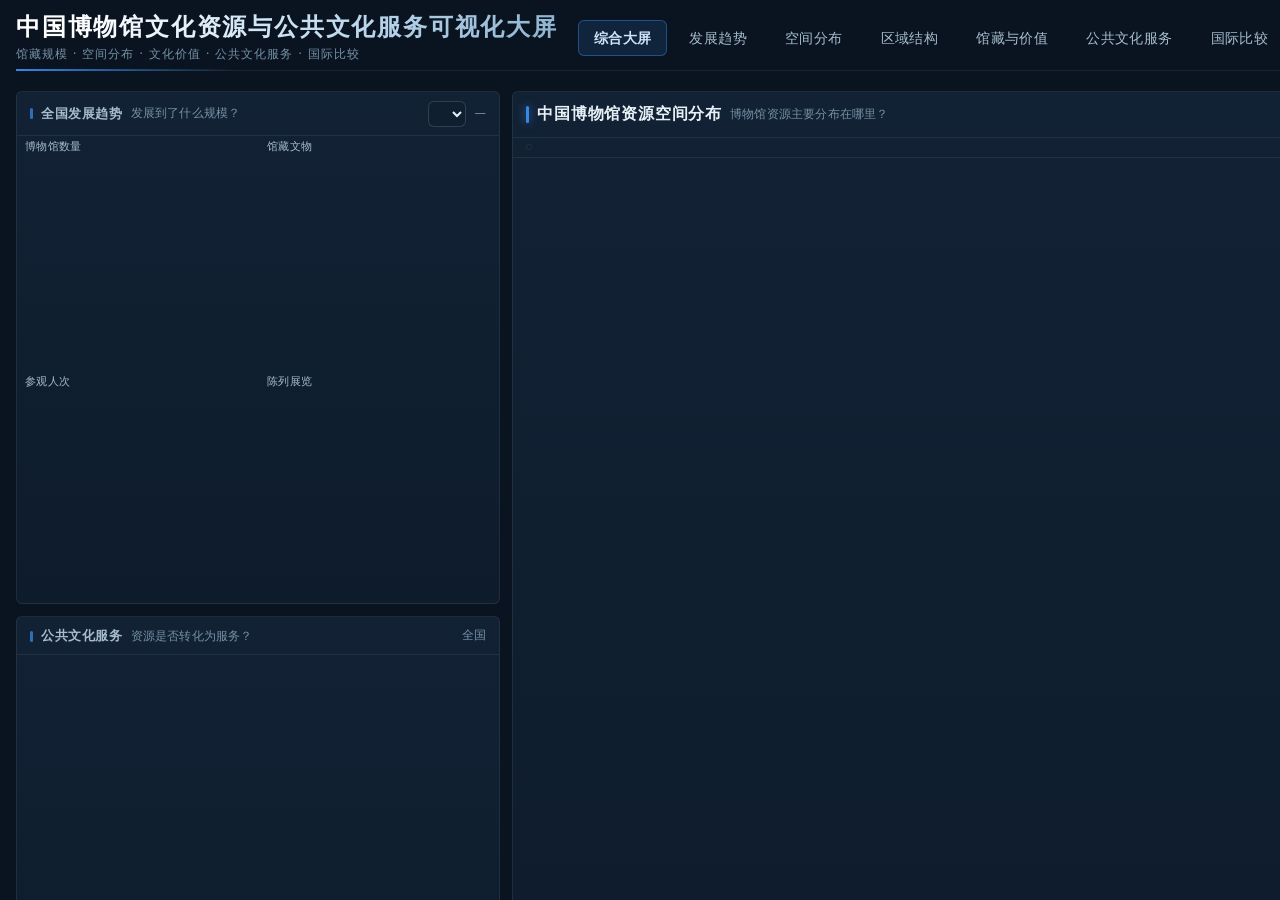
<file: index.html>
<!DOCTYPE html>
<html lang="zh-CN">
<head>
<meta charset="UTF-8">
<meta name="viewport" content="width=device-width, initial-scale=1.0">
<meta http-equiv="refresh" content="0; url=web/index.html">
<title>中国博物馆文化资源与公共文化服务的多维可视化分析</title>
<!--
  本文件仅为 GitHub Pages 而存在：
  Pages 只能发布仓库根目录，而可视化站点位于 web/，
  因此这里做一次跳转。本地直接双击 web/index.html 即可，无需本文件。
-->
<style>
  body { margin: 0; min-height: 100vh; display: flex; align-items: center; justify-content: center;
         background: #0f1620; color: #d8e0ea; font-family: system-ui, "Microsoft YaHei", sans-serif; }
  a { color: #5fb3d4; }
</style>
</head>
<body>
<p>正在跳转至可视化大屏……如果没有自动跳转，请点击 <a href="web/index.html">这里</a>。</p>
</body>
</html>
</file>
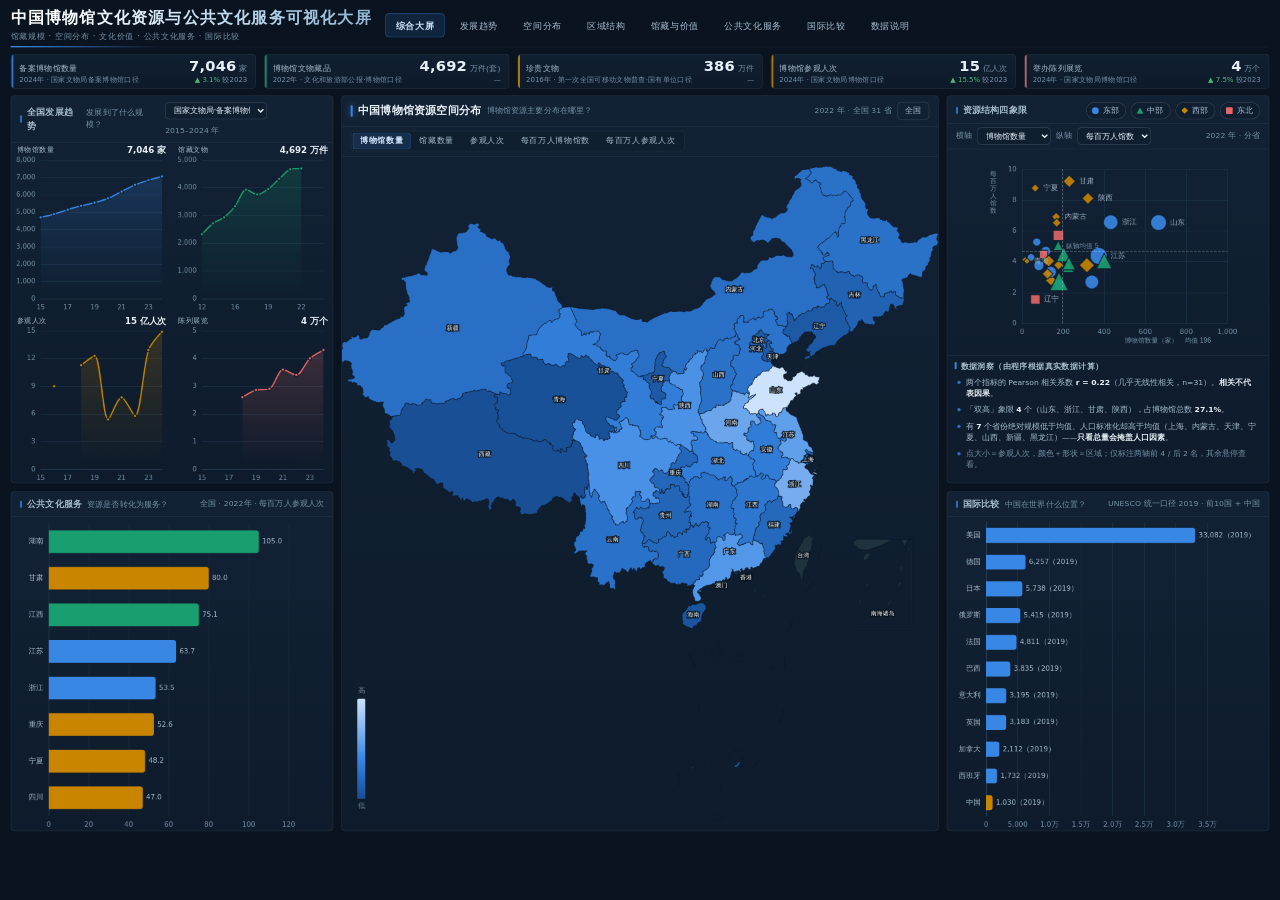
<file: web/index.html>
<!DOCTYPE html>
<html lang="zh-CN">
<head>
<meta charset="UTF-8">
<meta name="viewport" content="width=device-width, initial-scale=1.0">
<title>中国博物馆文化资源与公共文化服务可视化大屏</title>
<link rel="stylesheet" href="css/theme.css">
<style>
  /* ==========================================================================
     首页布局：三栏结构
     --------------------------------------------------------------------------
     为什么用三栏而不是「上下两行」？
       中国地图的包围盒宽高比约为 0.92（近乎正方）。ECharts 的 map 系列会把
       地图拉伸填满给定的矩形，若把它塞进 1222×274 这样的扁长容器，地图会被
       压变形，两侧还会留出大片空白。
       三栏结构让地图拿到一块近乎正方的区域（约 781×849），既不变形、
       也真正成为面积最大的第一主视觉；左右两栏的图表也各自获得合理的长宽比。
     ========================================================================== */
  #stage { display: flex; flex-direction: column; }

  .main-grid {
    flex: 1 1 auto;
    min-height: 0;
    display: grid;
    /* 一主多辅：中间是主视觉（地图），面积约占 48%；左右两栏是辅助信息。
       原来的 1fr / 1.42fr / 1fr 让地图只比两侧宽四成，六个面板视觉权重接近，
       读者第一眼不知道该看哪里。放大到 1.85fr 后主次立刻分明。 */
    grid-template-columns: 1fr 1.85fr 1fr;
    /* 右栏上（四象限）比下（国际比较）略高一些：散点比条形图更吃纵向空间 */
    grid-template-rows: 1.14fr 1fr;
    gap: var(--gap);
  }
  #panel-trend    { grid-column: 1; grid-row: 1; }
  #panel-service  { grid-column: 1; grid-row: 2; }
  #panel-map      { grid-column: 2; grid-row: 1 / 3; }   /* 地图跨两行 = 第一主视觉 */
  #panel-quadrant { grid-column: 3; grid-row: 1; }
  #panel-intl     { grid-column: 3; grid-row: 2; }

  /* 发展趋势：2×2 小型趋势图 */
  .spark-grid {
    display: grid;
    grid-template-columns: 1fr 1fr;
    grid-template-rows: 1fr 1fr;
    gap: 2px;
    height: 100%;
  }
  .spark { position: relative; min-width: 0; min-height: 0; }
  .spark .spark-cap {
    position: absolute; left: 8px; top: 3px; z-index: 2;
    font-size: 11px; color: var(--ink-secondary); letter-spacing: .3px;
    pointer-events: none;
  }
  .spark .spark-val {
    position: absolute; right: 8px; top: 2px; z-index: 2;
    font-family: var(--font-num); font-size: 13px; font-weight: 700;
    color: var(--ink-primary); font-variant-numeric: tabular-nums;
    pointer-events: none;
  }

  /* 四象限：图 + 洞察 上下排（面板变窄后左右排会挤） */
  .quad-split {
    display: grid;
    grid-template-rows: 1.62fr 1fr;   /* 散点 : 洞察栏 —— 两个区域都随屏幕高度弹性伸缩 */
    height: 100%;
    min-height: 0;
  }
  .quad-side {
    border-top: var(--hairline) solid var(--border);
    padding: 6px 11px 5px;
    overflow-y: auto;            /* 屏幕矮、条目多时滚动，不再溢出压住图表 */
    min-height: 0;
  }
  .quad-side .legend-chips { margin-bottom: 6px; }
  .quad-side h4 {
    margin: 0 0 5px; font-size: 12px; color: var(--ink-secondary);
    letter-spacing: .6px; font-weight: 600;
    display: flex; align-items: center; gap: 6px;
  }
  .quad-side h4::before {
    content: ""; width: 3px; height: 11px; border-radius: 2px; background: var(--accent);
  }
  .quad-side .insight-item { font-size: 11.5px; line-height: 1.5; }

  /* 空状态 */
  .nodata-hint {
    display: grid; place-items: center; height: 100%;
    color: var(--ink-muted); font-size: 12.5px; text-align: center; line-height: 1.9;
  }
</style>
</head>
<body>

<div id="stage-wrap">
  <div id="stage">

    <!-- ============================ 页头 ============================ -->
    <header class="app-header">
      <div class="title-block">
        <h1 class="app-title">中国博物馆文化资源与公共文化服务可视化大屏</h1>
        <p class="app-subtitle">馆藏规模 · 空间分布 · 文化价值 · 公共文化服务 · 国际比较</p>
      </div>

      <nav class="main-nav">
        <span class="nav-link active">综合大屏</span>
        <a class="nav-link" href="pages/trend.html">发展趋势</a>
        <a class="nav-link" href="pages/space.html">空间分布</a>
        <a class="nav-link" href="pages/region.html">区域结构</a>
        <a class="nav-link" href="pages/collection.html">馆藏与价值</a>
        <a class="nav-link" href="pages/service.html">公共文化服务</a>
        <a class="nav-link" href="pages/international.html">国际比较</a>
        <a class="nav-link" href="pages/data.html">数据说明</a>
      </nav>

      <!-- 页头不再放「数据年份 / 当前范围」角标：
           本大屏各面板用的年份并不相同（KPI 是 2024、地图与四象限是 2022、
           国际比较是 2019），在页头挂一个全局年份会直接误导。
           改为每个面板在自己的标题栏里标注口径与年份，就近阅读。 -->
    </header>

    <!-- ============================ KPI ============================ -->
    <section class="kpi-row" id="kpi-row"></section>

    <!-- ============================ 主网格（三栏） ============================ -->
    <div class="main-grid">

      <!-- ---------- 左栏上：全国发展趋势 ---------- -->
      <section class="panel" id="panel-trend">
        <div class="panel-head">
          <h3 class="panel-title">全国发展趋势
            <span class="panel-question">发展到了什么规模？</span>
          </h3>
          <div class="controls">
            <select class="control-select" id="trend-caliber"></select>
            <!-- 趋势图用的年份跨度与其他面板不同，就近标注 -->
            <span class="note" id="trend-span">—</span>
          </div>
        </div>
        <div class="panel-body flush">
          <div class="spark-grid">
            <div class="spark"><span class="spark-cap">博物馆数量</span><span class="spark-val" id="sp-museum"></span><div id="chart-sp-museum" class="chart"></div></div>
            <div class="spark"><span class="spark-cap">馆藏文物</span><span class="spark-val" id="sp-collection"></span><div id="chart-sp-collection" class="chart"></div></div>
            <div class="spark"><span class="spark-cap">参观人次</span><span class="spark-val" id="sp-visitors"></span><div id="chart-sp-visitors" class="chart"></div></div>
            <div class="spark"><span class="spark-cap">陈列展览</span><span class="spark-val" id="sp-exhibition"></span><div id="chart-sp-exhibition" class="chart"></div></div>
          </div>
        </div>
      </section>

      <!-- ---------- 左栏下：公共文化服务 ---------- -->
      <section class="panel" id="panel-service">
        <div class="panel-head">
          <h3 class="panel-title">公共文化服务
            <span class="panel-question">资源是否转化为服务？</span>
          </h3>
          <div class="controls"><span class="note" id="service-scope">全国</span></div>
        </div>
        <div class="panel-body flush"><div id="chart-service" class="chart"></div></div>
      </section>

      <!-- ---------- 中栏：中国地图（第一主视觉） ---------- -->
      <section class="panel primary" id="panel-map">
        <div class="panel-head">
          <h3 class="panel-title">中国博物馆资源空间分布
            <span class="panel-question" id="map-question">博物馆资源主要分布在哪里？</span>
          </h3>
          <div class="controls">
            <!-- 选中范围只属于这张地图：点击省份只在图上高亮并显示该省数值，
                 不会改变其他面板。原先挂在页头的全局角标会让人误以为整屏都切了范围。 -->
            <span class="note" id="map-scope">—</span>
            <button class="ghost-btn" id="btn-reset-province" title="回到全国视图">全国</button>
          </div>
        </div>
        <div class="panel-head" style="border-bottom:1px solid var(--border);padding-top:6px;padding-bottom:7px">
          <div class="tabs" id="map-metric-tabs" style="flex-wrap:wrap"></div>
        </div>
        <div class="panel-body flush"><div id="chart-map" class="chart"></div></div>
      </section>

      <!-- ---------- 右栏上：核心四象限 ---------- -->
      <section class="panel" id="panel-quadrant">
        <!-- 两行表头分工：第一行放标题 + 区域筛选，第二行放 X/Y 指标选择。
             这样在窄面板里两者都不会把标题挤到换行。 -->
        <div class="panel-head" style="padding-bottom:6px">
          <h3 class="panel-title">资源结构四象限</h3>
          <div class="legend-chips" id="quad-region-chips"></div>
        </div>
        <div class="panel-head" style="padding-top:5px;padding-bottom:6px">
          <div class="controls" style="width:100%">
            <span class="note">横轴</span>
            <select class="control-select" id="quad-x"></select>
            <span class="note">纵轴</span>
            <select class="control-select" id="quad-y"></select>
            <span class="note" id="quad-year" style="margin-left:auto"></span>
          </div>
        </div>
        <div class="panel-body flush">
          <div class="quad-split">
            <div id="chart-quadrant" class="chart"></div>
            <aside class="quad-side">
              <h4>数据洞察（由程序根据真实数据计算）</h4>
              <div class="insight" id="quad-insight"></div>
            </aside>
          </div>
        </div>
      </section>

      <!-- ---------- 右栏下：国际比较 ---------- -->
      <section class="panel" id="panel-intl">
        <div class="panel-head">
          <h3 class="panel-title">国际比较
            <span class="panel-question">中国在世界什么位置？</span>
          </h3>
          <div class="controls"><span class="note" id="intl-note"></span></div>
        </div>
        <div class="panel-body flush"><div id="chart-intl" class="chart"></div></div>
      </section>

    </div><!-- /.main-grid -->
  </div><!-- /#stage -->
</div><!-- /#stage-wrap -->

<!-- ============================ 脚本 ============================ -->
<!-- 数据由 scripts/build_web_data.py 从 data/processed/ 生成，供 file:// 直接加载 -->
<script src="assets/echarts.min.js"></script>
<script src="assets/geo/china.js"></script>
<script src="data/museum-data.js"></script>
<script src="js/core.js"></script>
<script src="js/home.js"></script>

</body>
</html>
</file>
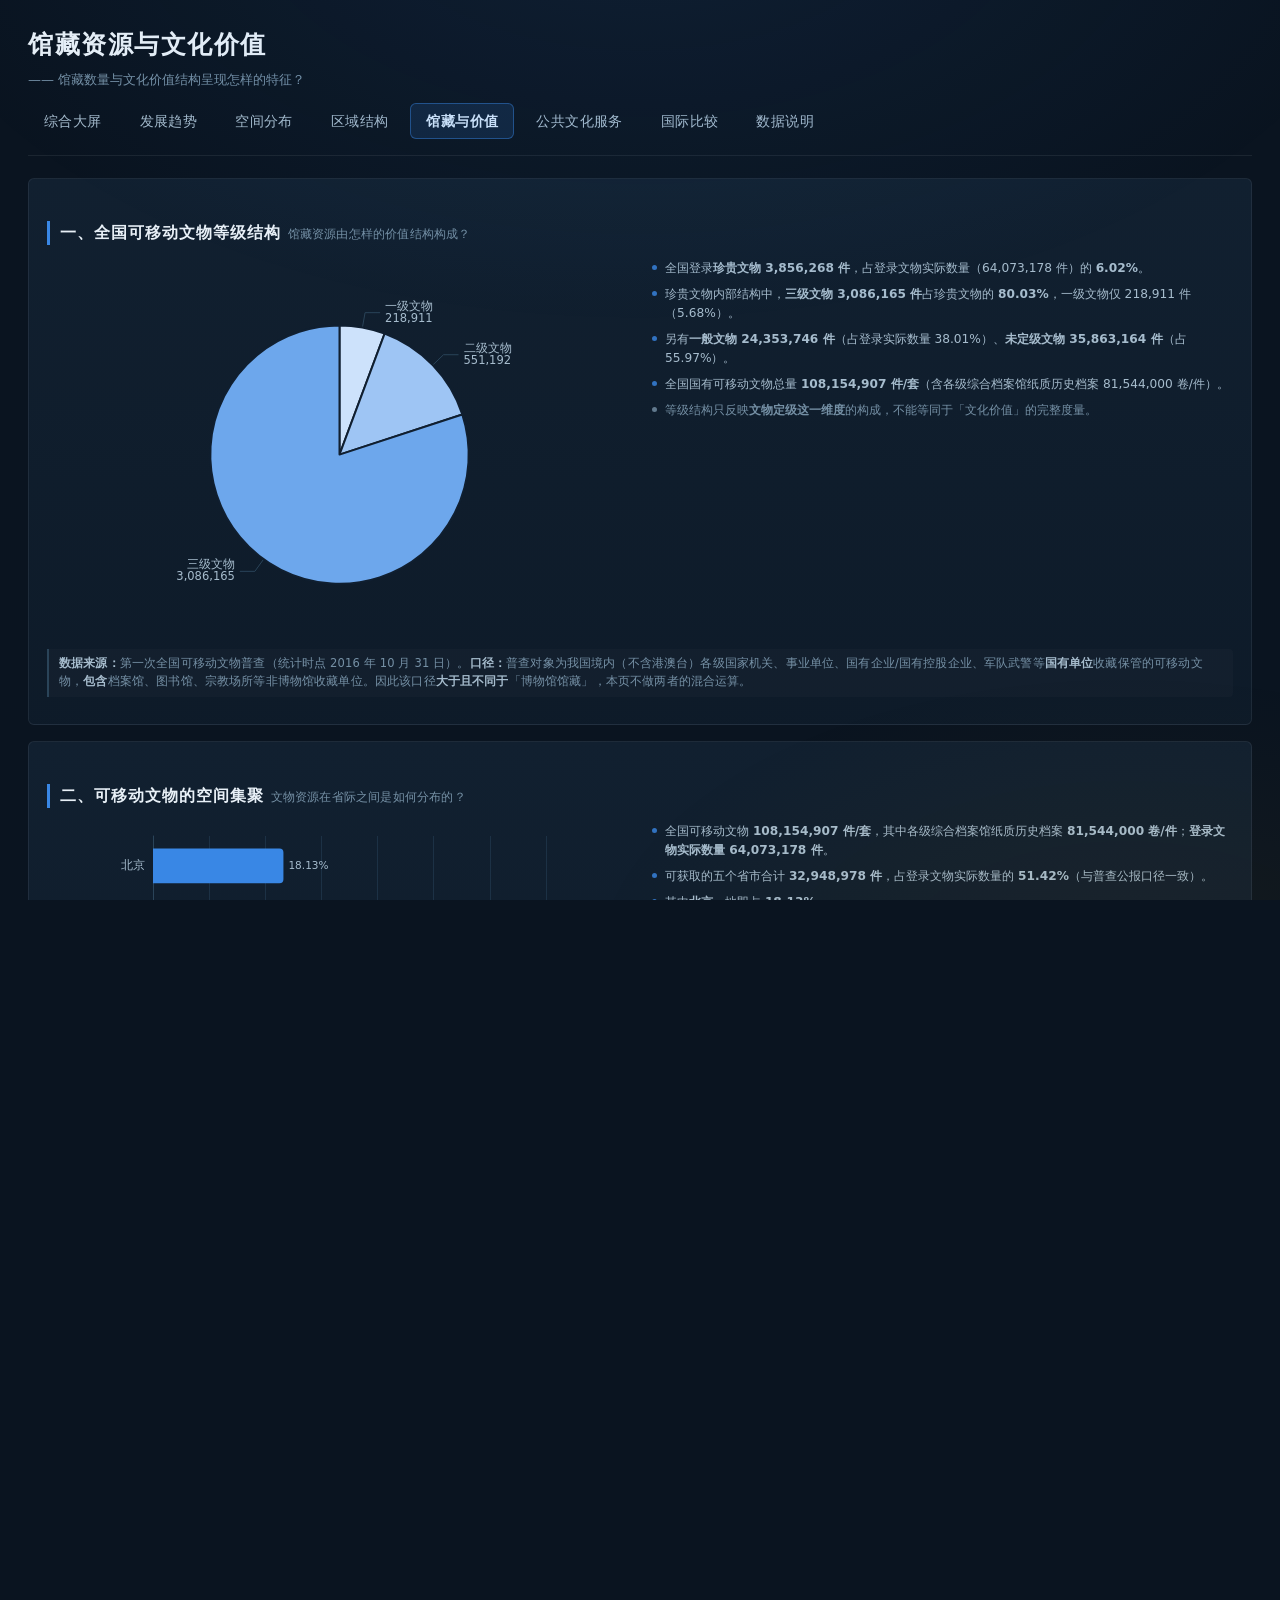
<file: web/pages/collection.html>
<!DOCTYPE html>
<html lang="zh-CN">
<head>
<meta charset="UTF-8">
<meta name="viewport" content="width=device-width, initial-scale=1.0">
<title>馆藏资源与文化价值 · 中国博物馆可视化分析</title>
<link rel="stylesheet" href="../css/theme.css">
</head>
<body class="doc-page" data-page="collection">
  <div class="page" id="page-root"></div>
  <script src="../assets/echarts.min.js"></script>
  <script src="../data/museum-data.js"></script>
  <script src="../js/core.js"></script>
  <script src="../js/pages.js"></script>
  <script>MVPages.render();</script>
</body>
</html>
</file>
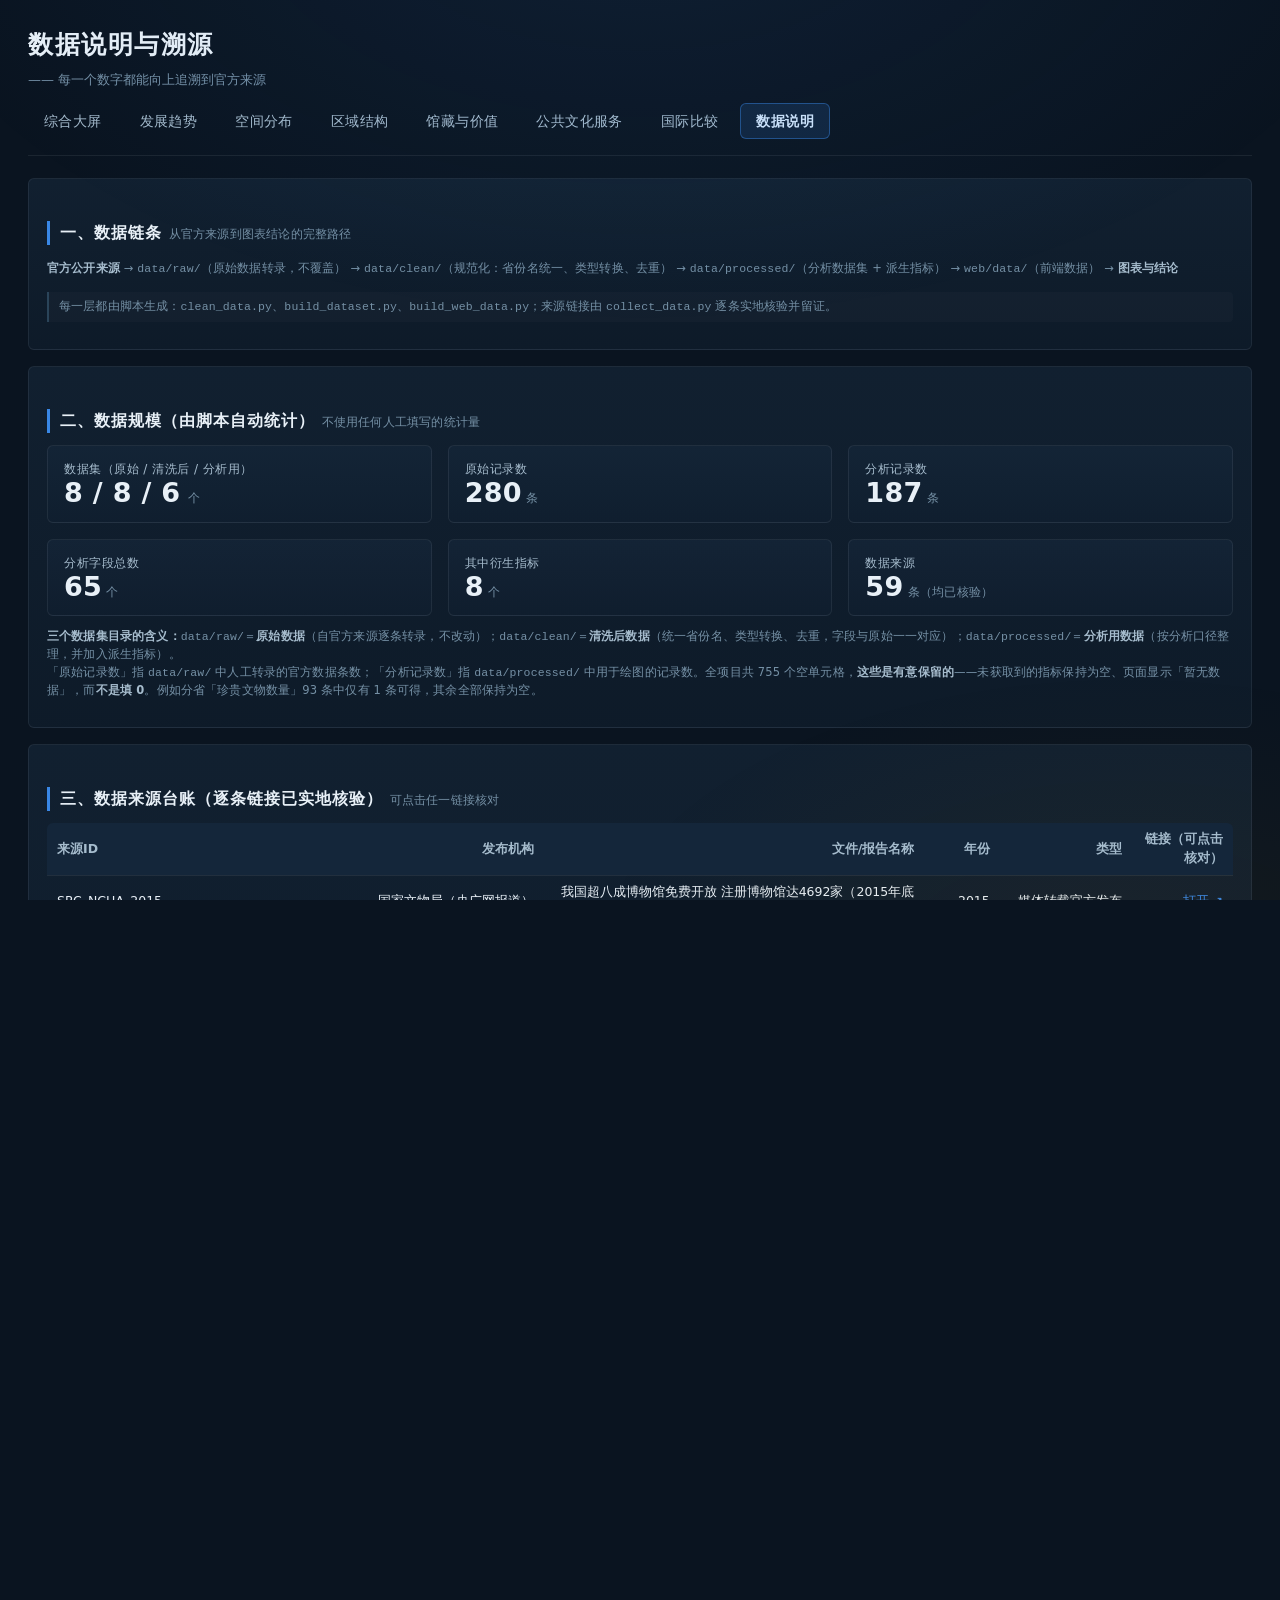
<file: web/pages/data.html>
<!DOCTYPE html>
<html lang="zh-CN">
<head>
<meta charset="UTF-8">
<meta name="viewport" content="width=device-width, initial-scale=1.0">
<title>数据说明与溯源 · 中国博物馆可视化分析</title>
<link rel="stylesheet" href="../css/theme.css">
</head>
<body class="doc-page" data-page="data">
  <div class="page" id="page-root"></div>
  <script src="../assets/echarts.min.js"></script>
  <script src="../data/museum-data.js"></script>
  <script src="../js/core.js"></script>
  <script src="../js/pages.js"></script>
  <script>MVPages.render();</script>
</body>
</html>
</file>
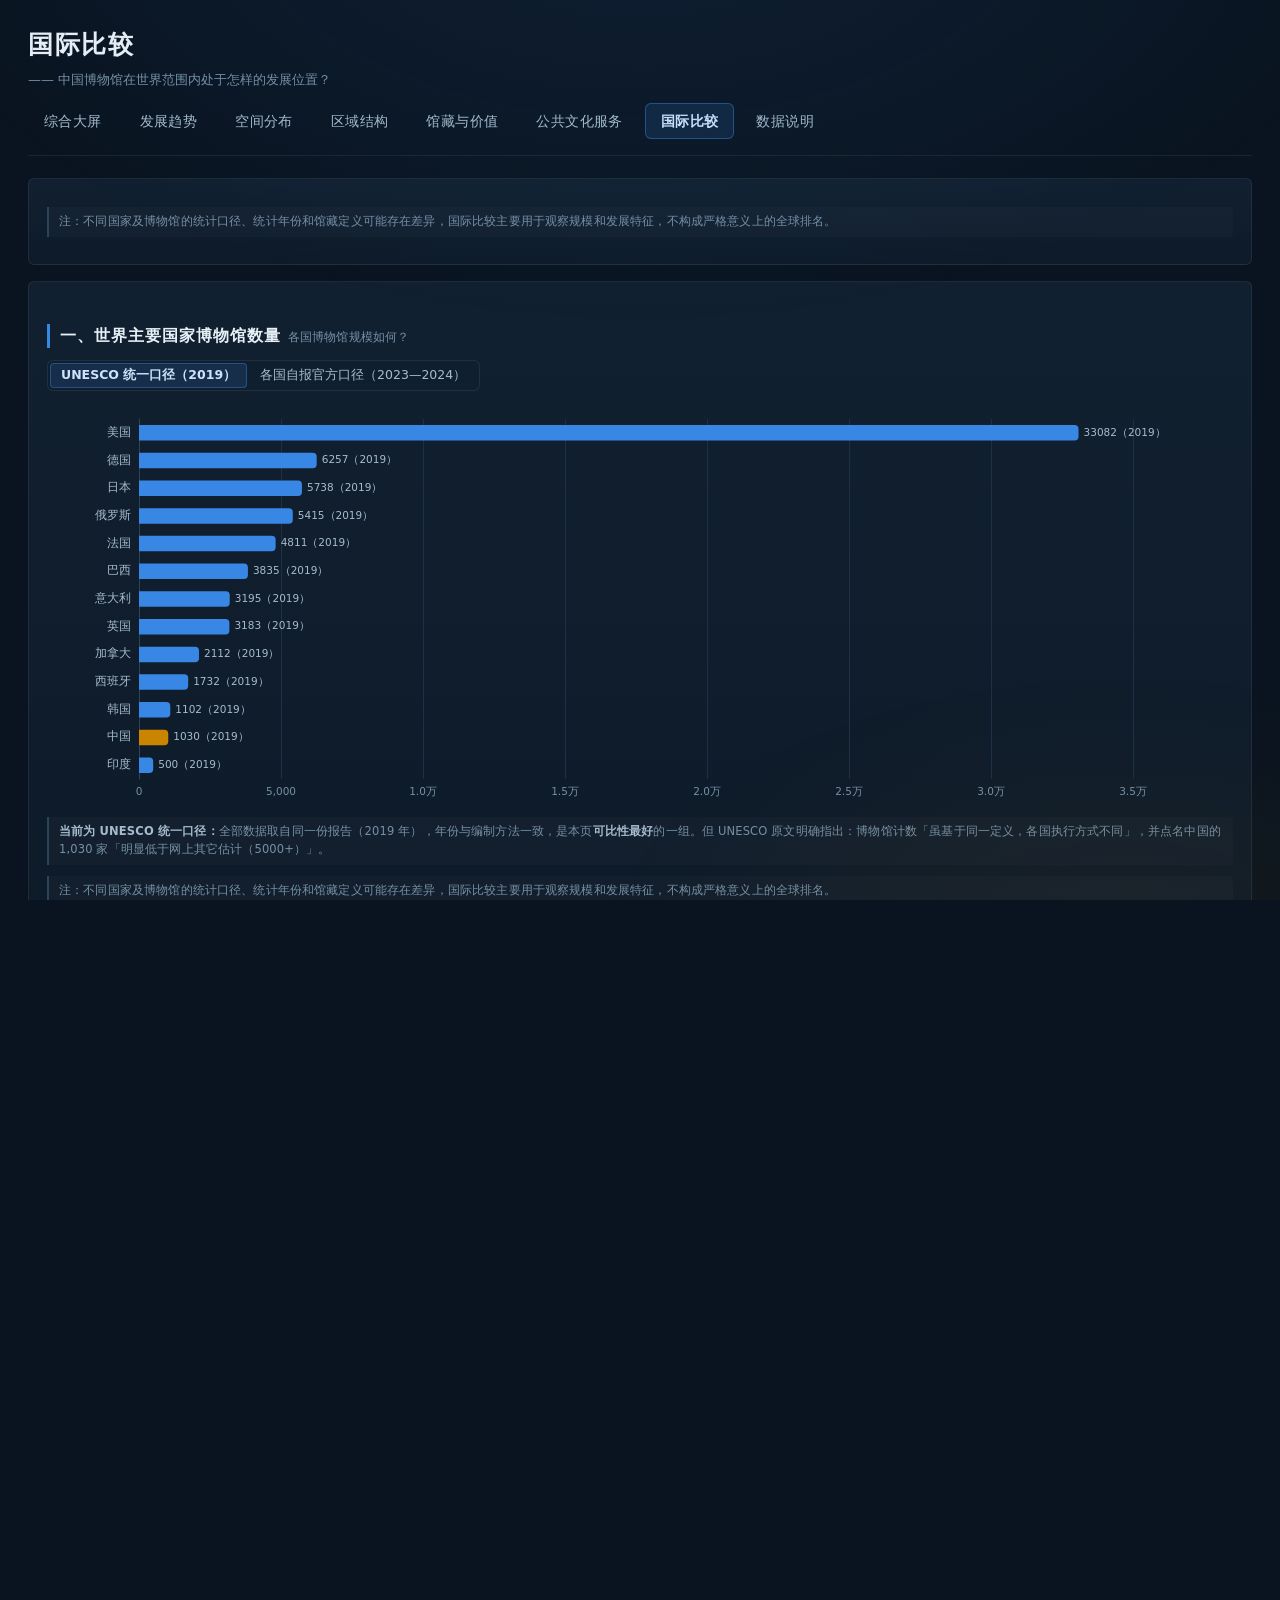
<file: web/pages/international.html>
<!DOCTYPE html>
<html lang="zh-CN">
<head>
<meta charset="UTF-8">
<meta name="viewport" content="width=device-width, initial-scale=1.0">
<title>国际比较 · 中国博物馆可视化分析</title>
<link rel="stylesheet" href="../css/theme.css">
</head>
<body class="doc-page" data-page="international">
  <div class="page" id="page-root"></div>
  <script src="../assets/echarts.min.js"></script>
  <script src="../data/museum-data.js"></script>
  <script src="../js/core.js"></script>
  <script src="../js/pages.js"></script>
  <script>MVPages.render();</script>
</body>
</html>
</file>
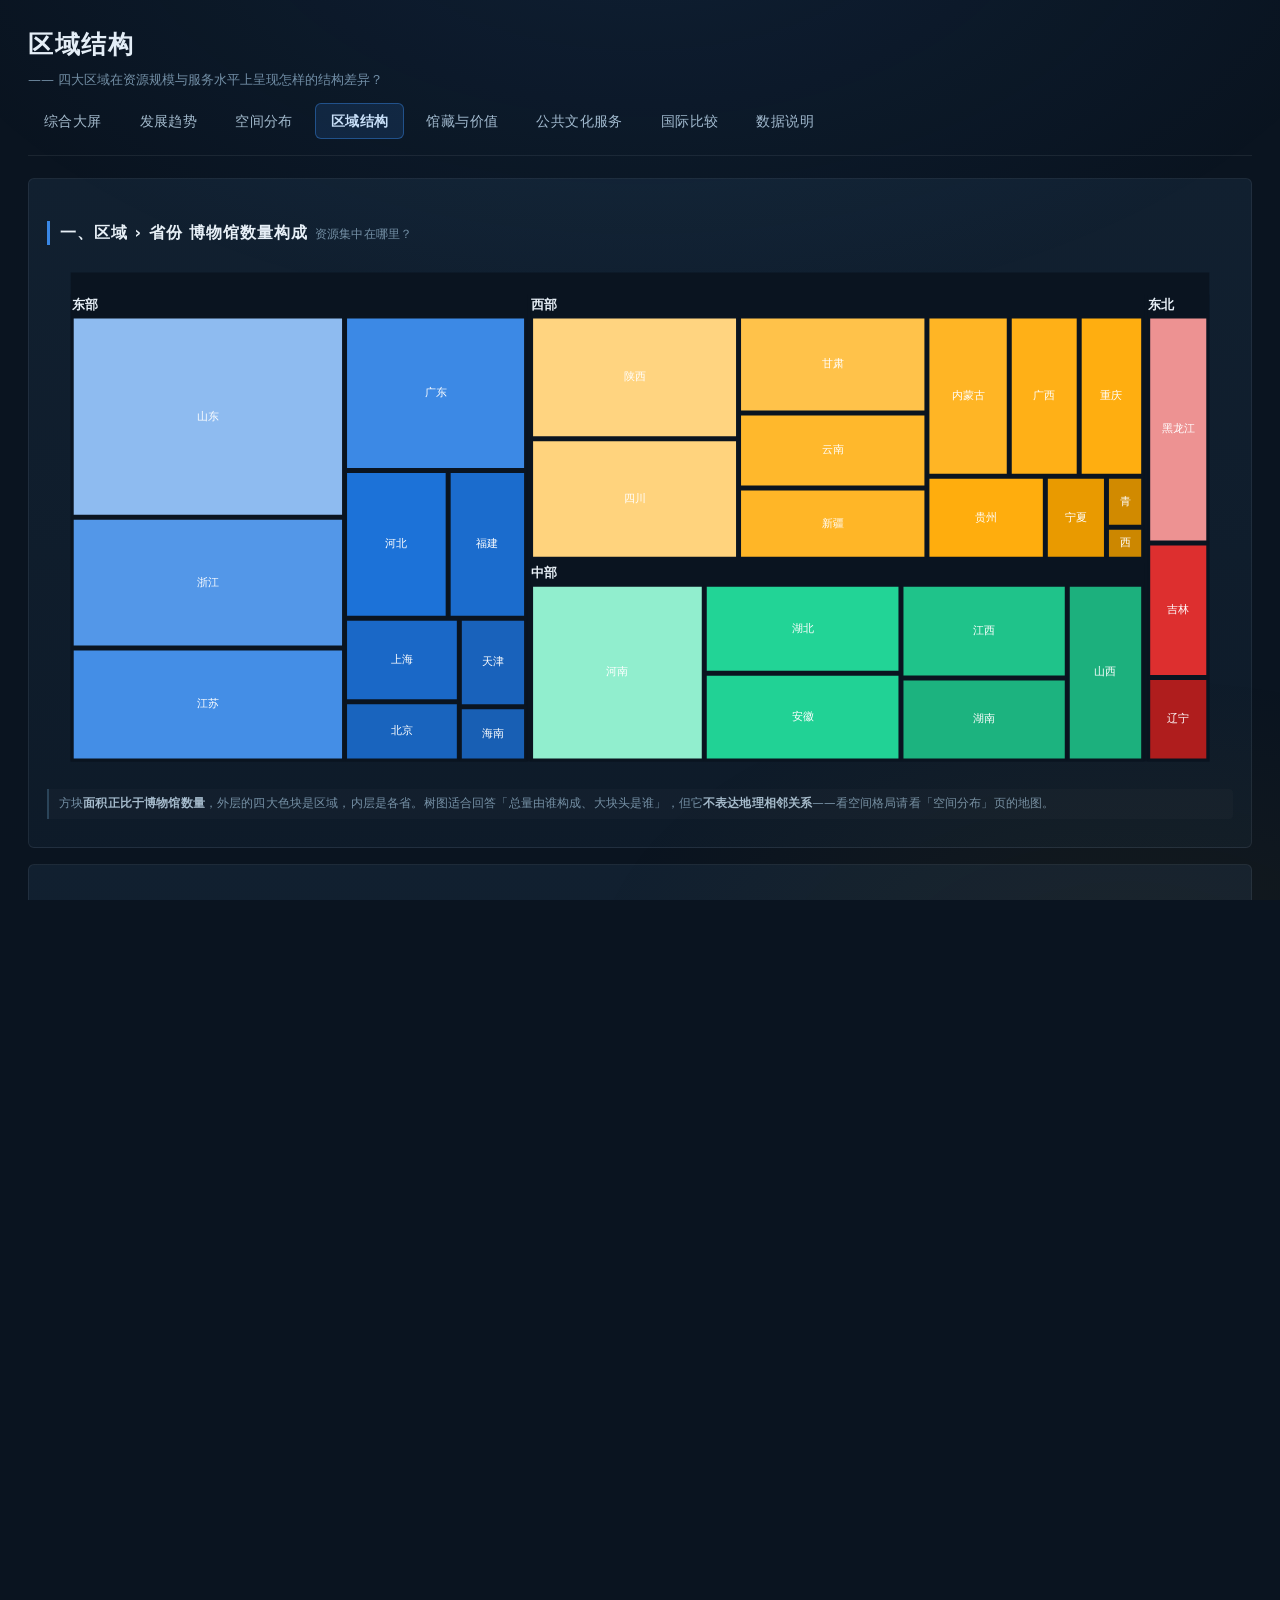
<file: web/pages/region.html>
<!DOCTYPE html>
<html lang="zh-CN">
<head>
<meta charset="UTF-8">
<meta name="viewport" content="width=device-width, initial-scale=1.0">
<title>区域结构 · 中国博物馆可视化分析</title>
<link rel="stylesheet" href="../css/theme.css">
</head>
<body class="doc-page" data-page="region">
  <div class="page" id="page-root"></div>
  <script src="../assets/echarts.min.js"></script>
  <script src="../data/museum-data.js"></script>
  <script src="../js/core.js"></script>
  <script src="../js/pages.js"></script>
  <script>MVPages.render();</script>
</body>
</html>
</file>
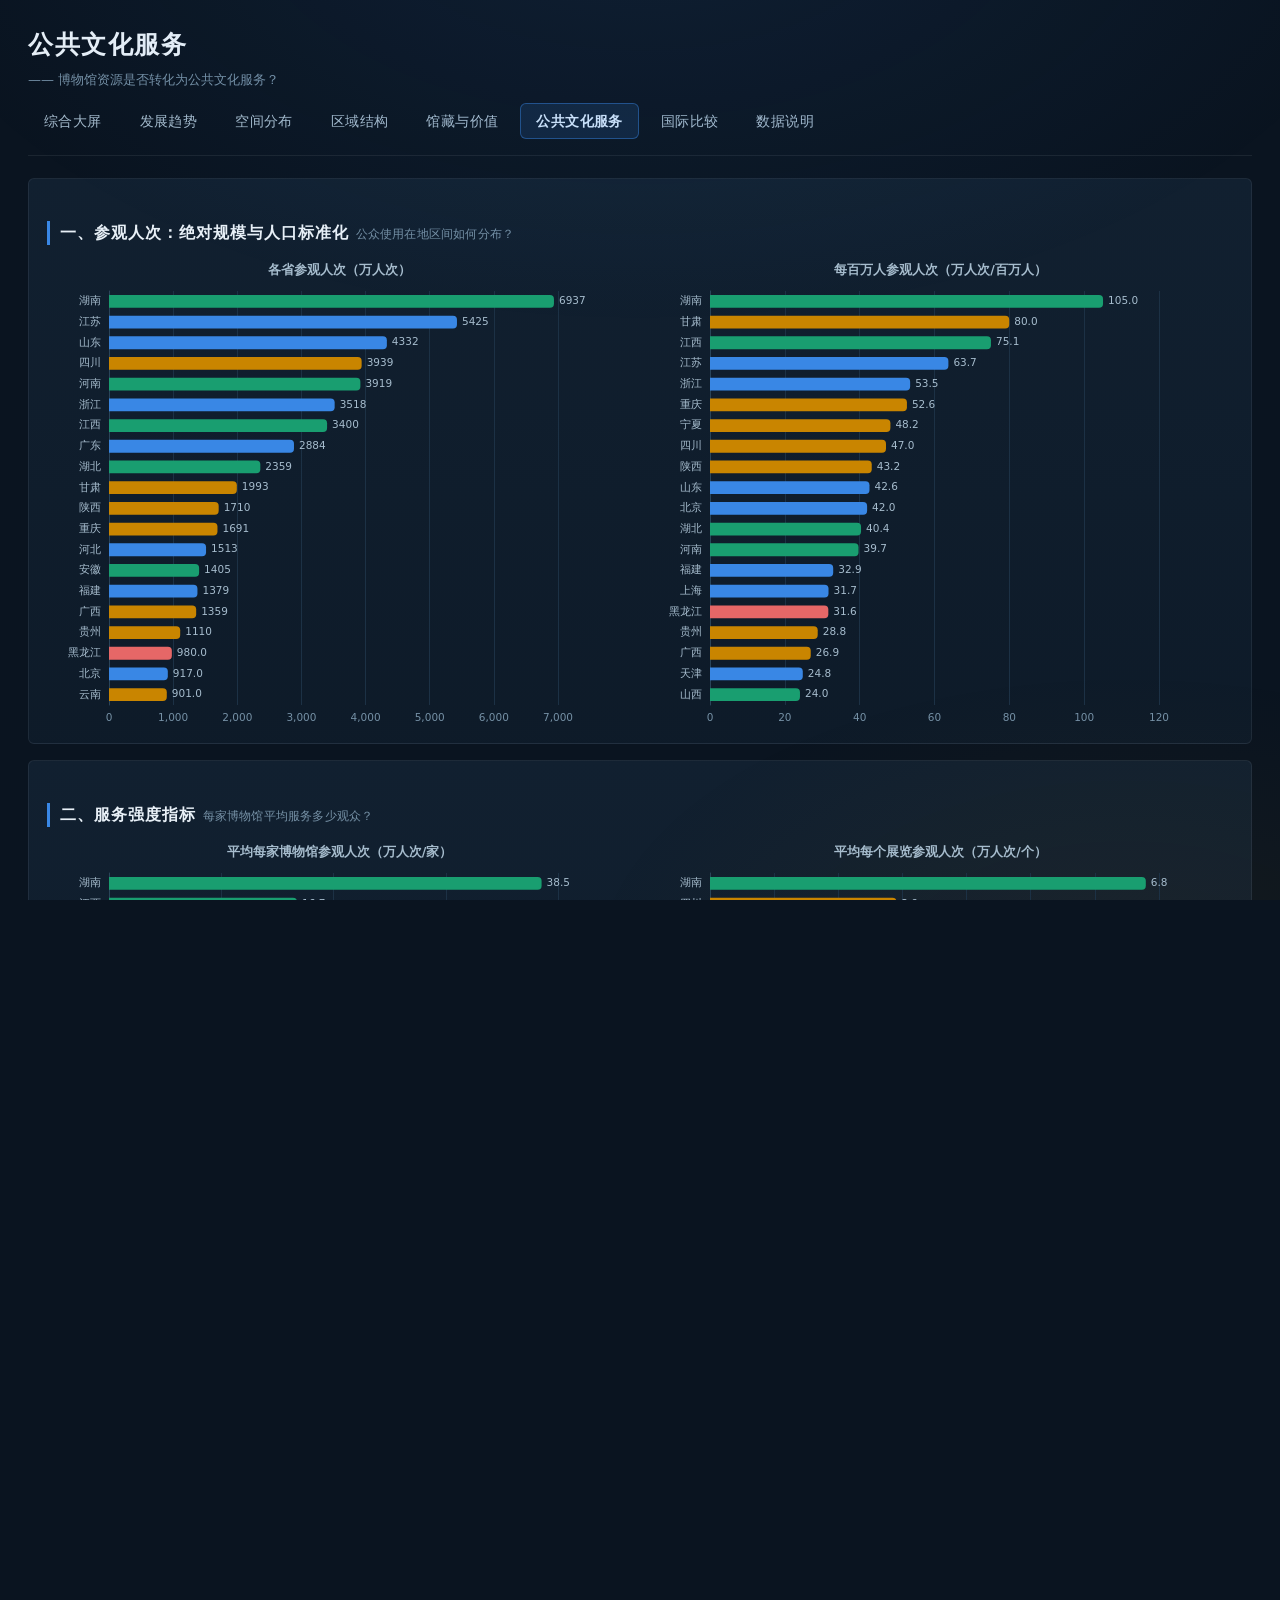
<file: web/pages/service.html>
<!DOCTYPE html>
<html lang="zh-CN">
<head>
<meta charset="UTF-8">
<meta name="viewport" content="width=device-width, initial-scale=1.0">
<title>公共文化服务 · 中国博物馆可视化分析</title>
<link rel="stylesheet" href="../css/theme.css">
</head>
<body class="doc-page" data-page="service">
  <div class="page" id="page-root"></div>
  <script src="../assets/echarts.min.js"></script>
  <script src="../data/museum-data.js"></script>
  <script src="../js/core.js"></script>
  <script src="../js/pages.js"></script>
  <script>MVPages.render();</script>
</body>
</html>
</file>
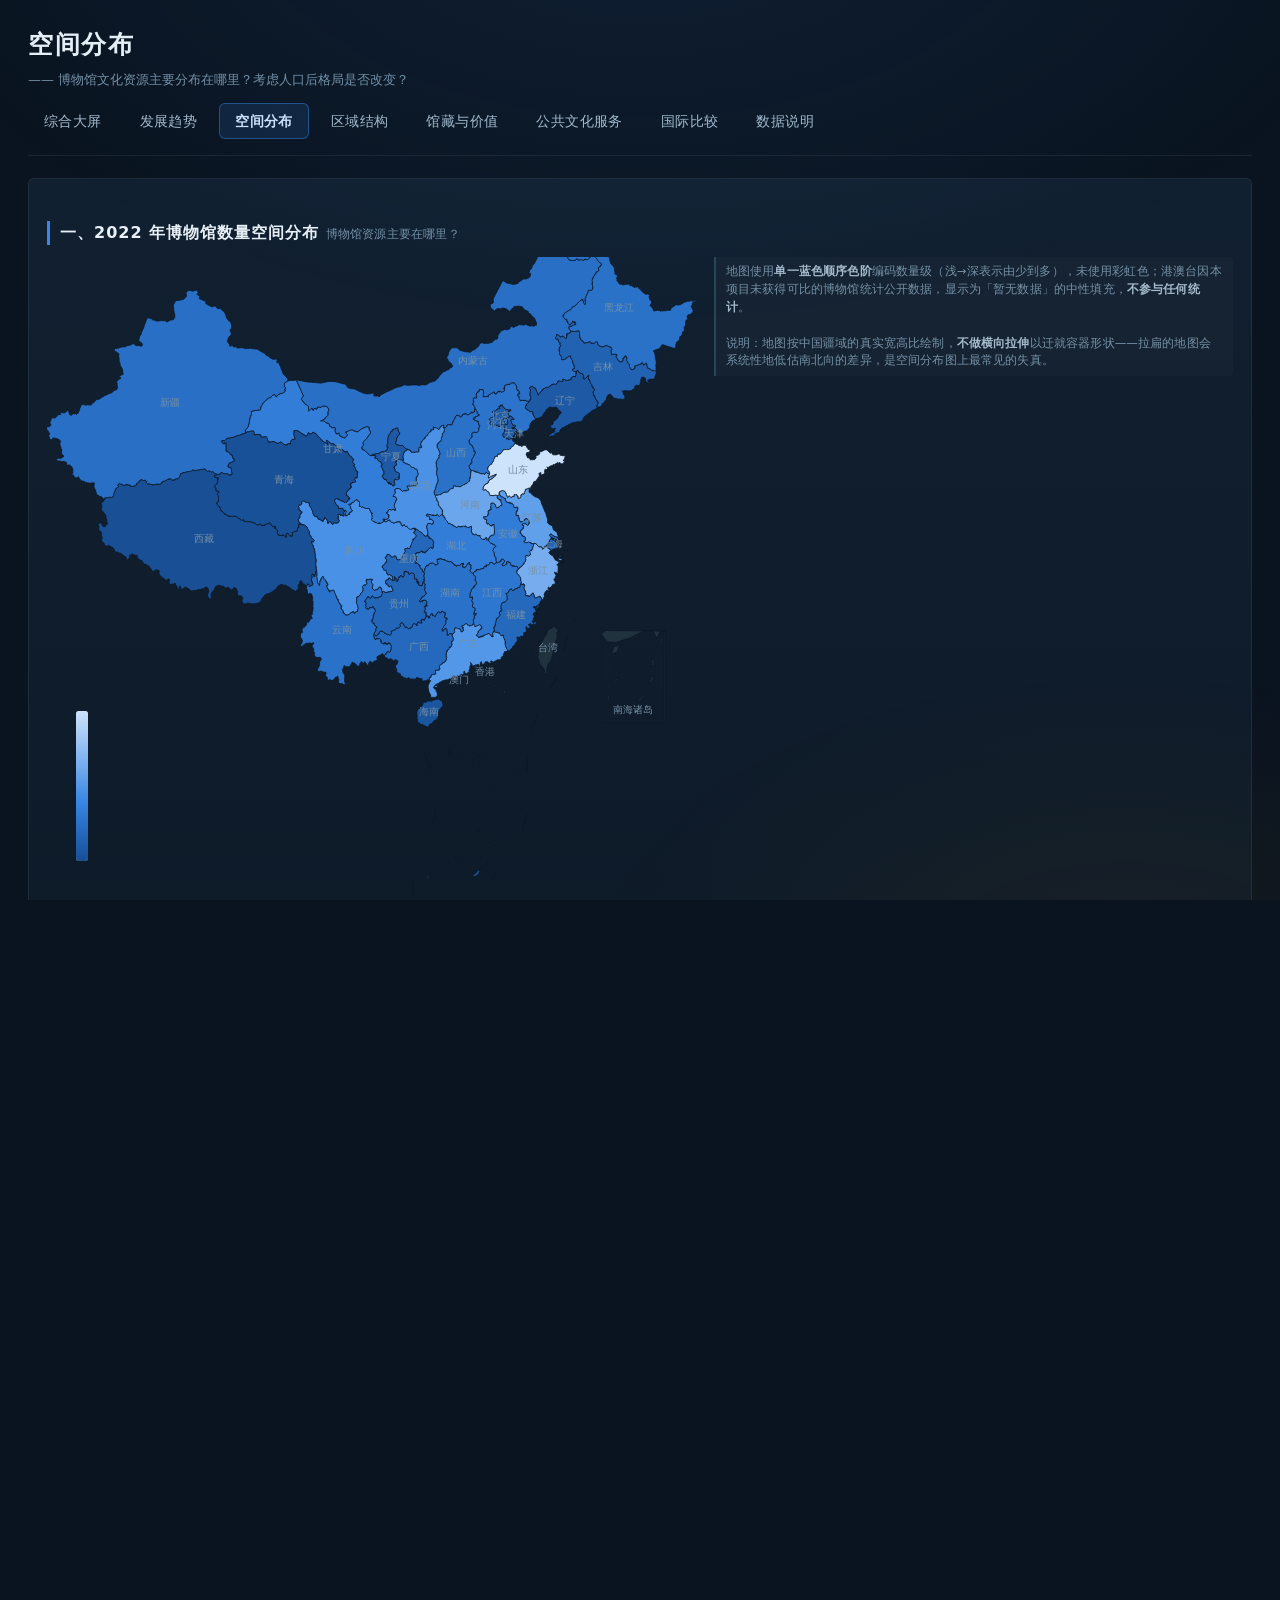
<file: web/pages/space.html>
<!DOCTYPE html>
<html lang="zh-CN">
<head>
<meta charset="UTF-8">
<meta name="viewport" content="width=device-width, initial-scale=1.0">
<title>空间分布 · 中国博物馆可视化分析</title>
<link rel="stylesheet" href="../css/theme.css">
</head>
<body class="doc-page" data-page="space">
  <div class="page" id="page-root"></div>
  <script src="../assets/echarts.min.js"></script>
  <script src="../assets/geo/china.js"></script>
  <script src="../data/museum-data.js"></script>
  <script src="../js/core.js"></script>
  <script src="../js/pages.js"></script>
  <script>MVPages.render();</script>
</body>
</html>
</file>
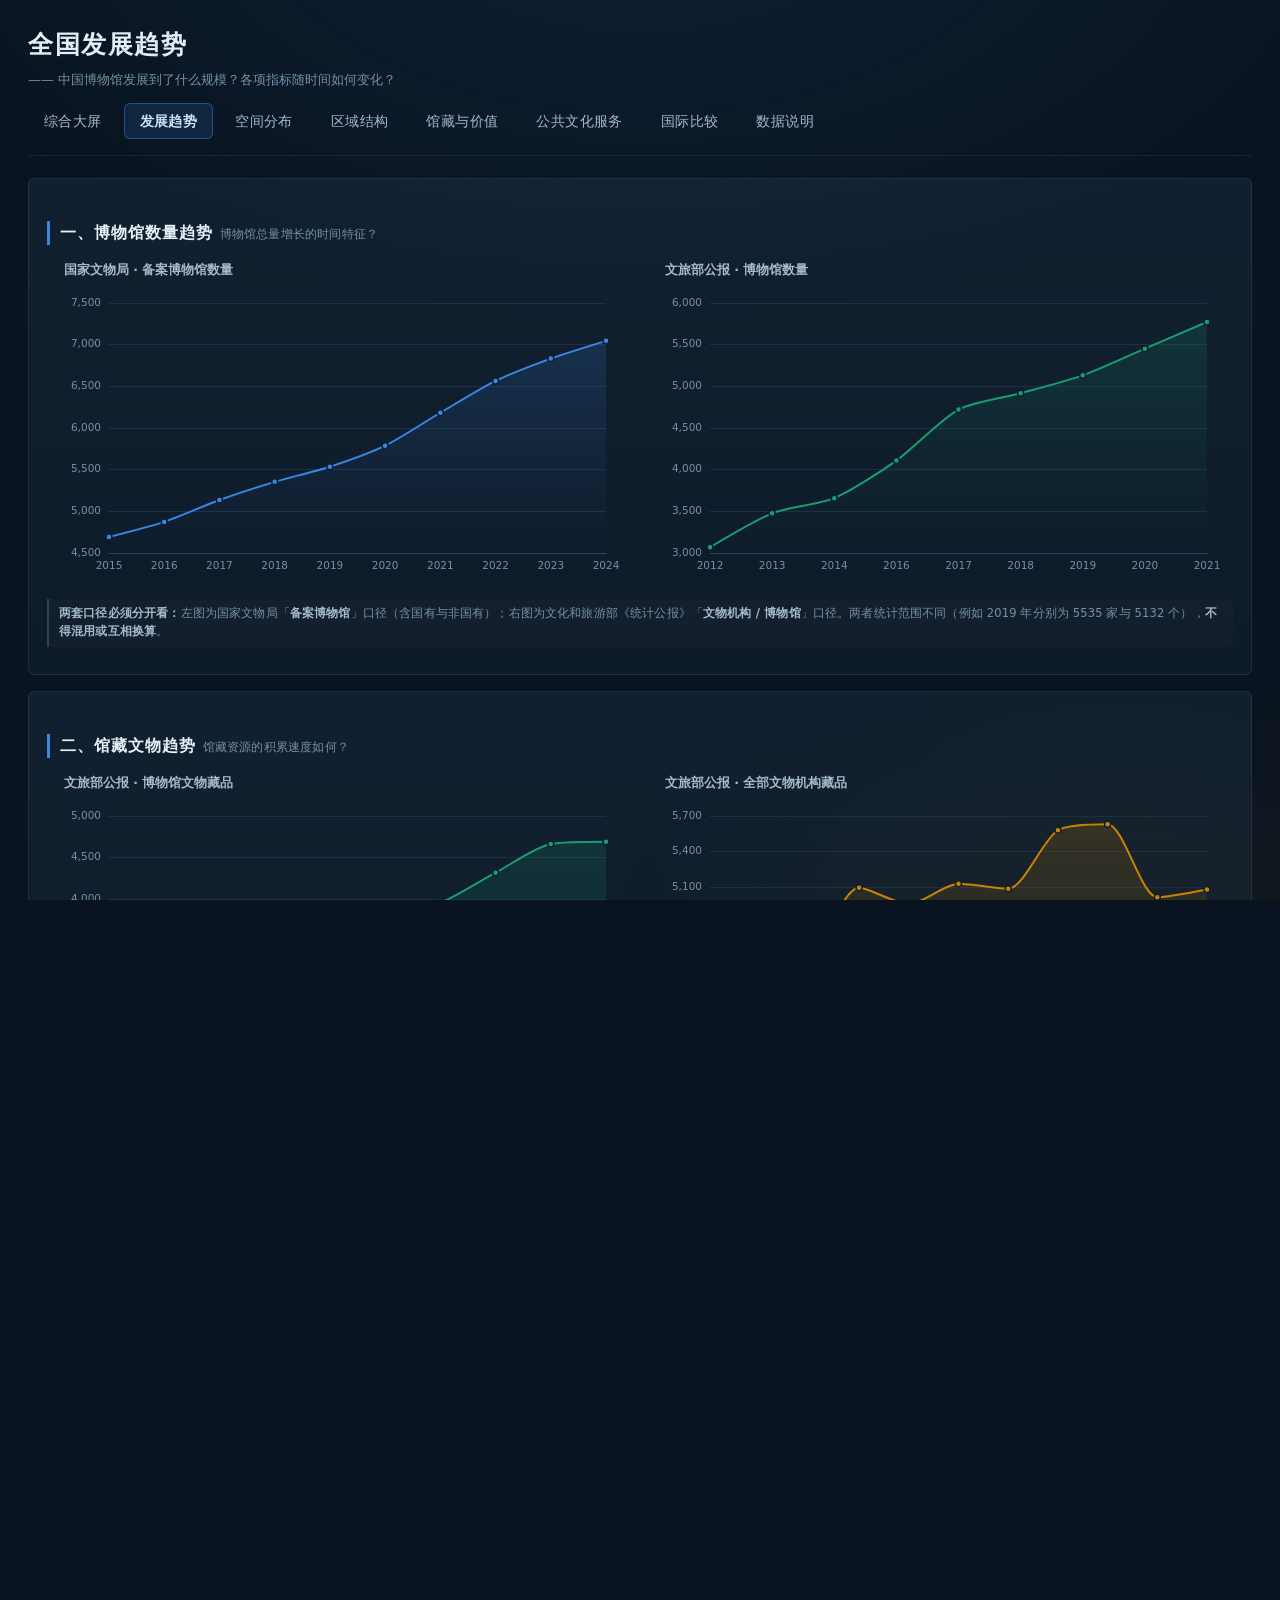
<file: web/pages/trend.html>
<!DOCTYPE html>
<html lang="zh-CN">
<head>
<meta charset="UTF-8">
<meta name="viewport" content="width=device-width, initial-scale=1.0">
<title>全国发展趋势 · 中国博物馆可视化分析</title>
<link rel="stylesheet" href="../css/theme.css">
</head>
<body class="doc-page" data-page="trend">
  <div class="page" id="page-root"></div>
  <script src="../assets/echarts.min.js"></script>
  <script src="../data/museum-data.js"></script>
  <script src="../js/core.js"></script>
  <script src="../js/pages.js"></script>
  <script>MVPages.render();</script>
</body>
</html>
</file>
<file: web/css/theme.css>
/* ==========================================================================
   主题令牌（Design Tokens）
   《中国博物馆文化资源与公共文化服务的多维可视化分析》
   ------------------------------------------------------------------------
   配色说明（已经过程序化校验，见 docs/visual_design.md）：
   · 分类色（区域身份）4 槽：东部蓝 / 中部青 / 西部金 / 东北红
     —— 深色面 #101f30 上通过 亮度带 / 彩度下限 / 对比度 检查；
        CVD 最差全对 ΔE 9.7，处于 8–12 底线区间，
        因此全部散点图**必须同时**使用「省份直接标注 + 不同标记形状」作为二次编码。
   · 顺序色阶（地图数量级）单色蓝 6 级 #184f95 → #cde2fb，单调、步距达标、低端 2.06:1。
   · 文字一律使用文字令牌，绝不使用数据系列色。
   ========================================================================== */

:root {
  /* ---- 版面 ---- */
  --bg:            #0a1420;   /* 页面底色 */
  --surface-1:     #101f30;   /* 图表面（面板） */
  --surface-2:     #16283c;   /* 次级面板 / 悬浮 */
  --surface-3:     #1b2f45;   /* 输入控件 */

  /* ---- 墨色 ---- */
  --ink-primary:   #e8f0f7;
  --ink-secondary: #a6bccd;
  --ink-muted:     #7590a5;

  /* ---- 图表配件 ---- */
  --grid:          #1c3145;   /* 网格细分线 */
  --axis:          #2a4459;   /* 轴线 / 基线 */
  --border:        rgba(255, 255, 255, 0.07);
  --border-strong: rgba(255, 255, 255, 0.14);

  /* ---- 交互强调色（仅用于控件状态，不用于数据编码） ---- */
  --accent:        #3987e5;
  --accent-soft:   rgba(57, 135, 229, 0.14);
  --focus:         #6da7ec;

  /* ---- 分类色（区域）---- */
  --region-东部:   #3987e5;
  --region-中部:   #199e70;
  --region-西部:   #c98500;
  --region-东北:   #e66767;

  /* ---- 顺序色阶（地图：数量级编码，单色蓝）---- */
  --seq-1: #184f95;
  --seq-2: #256abf;
  --seq-3: #3987e5;
  --seq-4: #6da7ec;
  --seq-5: #9ec5f4;
  --seq-6: #cde2fb;
  --no-data: #21323f;   /* "暂无数据" 专用中性填充，刻意脱离蓝色阶 */

  /* ---- 字体 ---- */
  --font: "Microsoft YaHei", "PingFang SC", "Hiragino Sans GB",
          system-ui, -apple-system, "Segoe UI", sans-serif;
  --font-num: "DIN Alternate", "Bahnschrift", "Segoe UI", var(--font);

  /* ---- 尺度 ---- */
  --radius:   6px;
  --gap:      12px;
  --pad:      16px;
  --hairline: 1px;
}

/* ==========================================================================
   基础
   ========================================================================== */
* { box-sizing: border-box; }

html, body {
  margin: 0;
  padding: 0;
  height: 100%;
  overflow: hidden;
  background: var(--bg);
  color: var(--ink-primary);
  font-family: var(--font);
  font-size: 14px;
  line-height: 1.5;
  -webkit-font-smoothing: antialiased;
}

/* 背景：极淡的径向光晕，提供纵深但不喧宾夺主 */
body::before {
  content: "";
  position: fixed;
  inset: 0;
  pointer-events: none;
  background:
    radial-gradient(1100px 620px at 50% -12%, rgba(57, 135, 229, 0.10), transparent 70%),
    radial-gradient(760px 420px at 88% 108%, rgba(201, 133, 0, 0.06), transparent 72%);
}

a { color: var(--accent); text-decoration: none; }

::-webkit-scrollbar { width: 8px; height: 8px; }
::-webkit-scrollbar-track { background: transparent; }
::-webkit-scrollbar-thumb {
  background: #24405a; border-radius: 4px;
}
::-webkit-scrollbar-thumb:hover { background: #315madd; background: #315a7a; }

/* ==========================================================================
   1920×1080 舞台：等比缩放适配任意屏幕
   ========================================================================== */
#stage-wrap {
  position: fixed;
  inset: 0;
  display: grid;
  place-items: center;
  background: var(--bg);
}

#stage {
  width: 1920px;
  height: 1080px;
  transform-origin: center center;
  position: relative;
  display: flex;
  flex-direction: column;
  padding: 13px 16px 13px;
  gap: 10px;
}

/* ==========================================================================
   页头
   ========================================================================== */
.app-header {
  /* 三列网格而不是 space-between：页头的右侧角标已移除，只剩「标题 + 导航」
     两个子元素，用 space-between 会把导航推到最右、和标题离得过远。
     1fr auto 1fr 让导航真正居中（第三列留空占位），且 ::after 是绝对定位，
     不会挤进网格。 */
  display: grid;
  grid-template-columns: 1fr auto 1fr;
  align-items: center;
  gap: 20px;
  flex: 0 0 auto;
  padding-bottom: 7px;
  border-bottom: var(--hairline) solid var(--border);
  position: relative;
}
.main-nav { justify-self: center; }

.app-header::after {
  /* 细线装饰：从标题下方延伸，克制 */
  content: "";
  position: absolute;
  left: 0; bottom: -1px;
  width: 220px; height: 2px;
  background: linear-gradient(90deg, var(--accent), transparent);
}

.title-block { display: flex; flex-direction: column; gap: 2px; }

.app-title {
  font-size: 24px;
  font-weight: 700;
  letter-spacing: 1.8px;
  margin: 0;
  line-height: 1.2;
  /* 网格列默认可以压到「min-content」= 最长词，标题因此会折行。
     设为 nowrap 后 min-content 就是整行宽度，网格不会再把它挤断。 */
  white-space: nowrap;
  background: linear-gradient(92deg, #ffffff 10%, #bcd8ee 62%, #8fb4d0 100%);
  -webkit-background-clip: text;
  background-clip: text;
  color: transparent;
}

.app-subtitle {
  font-size: 12px;
  color: var(--ink-muted);
  letter-spacing: 1px;
  margin: 1px 0 0;
}

/* ---- 主导航 ---- */
.main-nav { display: flex; gap: 6px; align-items: center; }

.nav-link {
  padding: 7px 15px;
  border-radius: var(--radius);
  border: var(--hairline) solid transparent;
  color: var(--ink-secondary);
  font-size: 13.5px;
  letter-spacing: .4px;
  cursor: pointer;
  transition: background .16s, color .16s, border-color .16s;
  white-space: nowrap;
}
.nav-link:hover { background: var(--surface-2); color: var(--ink-primary); }
.nav-link.active {
  background: var(--accent-soft);
  border-color: rgba(57, 135, 229, 0.45);
  color: #cfe4fa;
  font-weight: 600;
}

/* ---- 页头右侧元信息 ---- */
/* 页头的「数据年份 / 当前范围」角标已移除（各面板改为自述口径与年份），
   对应的 .header-meta / .badge 样式一并删除，避免留下无人引用的死代码。 */

/* ==========================================================================
   面板
   ========================================================================== */
.panel {
  position: relative;
  background: linear-gradient(180deg, rgba(22, 40, 60, 0.72), rgba(16, 31, 48, 0.72));
  border: var(--hairline) solid var(--border);
  border-radius: var(--radius);
  display: flex;
  flex-direction: column;
  min-height: 0;
  min-width: 0;
  overflow: hidden;
}

.panel-head {
  display: flex;
  align-items: center;
  justify-content: space-between;
  gap: 10px;
  padding: 9px 13px 8px;
  border-bottom: var(--hairline) solid var(--border);
  flex: 0 0 auto;
}

.panel-title {
  font-size: 14px;
  font-weight: 600;
  color: var(--ink-primary);
  letter-spacing: .6px;
  display: flex;
  align-items: center;
  gap: 8px;
  margin: 0;
}
.panel-title::before {
  content: "";
  width: 3px; height: 13px;
  border-radius: 2px;
  background: var(--accent);
  flex: 0 0 auto;
}

/* --------------------------------------------------------------------------
   主次层级：一主多辅
   只靠尺寸区分主次还不够——六个面板的标题字号一样时，视线仍会平扫过去。
   这里再叠一层视觉语言：主视觉的标题更大、强调条更高并带辉光；辅助面板的
   标题收小一档、颜色压低一级。两处差异都很轻微，但合起来能立刻划出主从。
   -------------------------------------------------------------------------- */
.panel.primary .panel-title { font-size: 16px; letter-spacing: .8px; }
.panel.primary .panel-title::before {
  height: 17px;
  box-shadow: 0 0 10px rgba(57, 135, 229, .8);
}
.panel.primary > .panel-head { padding-bottom: 9px; }

.panel:not(.primary) .panel-title {
  font-size: 13px;
  color: var(--ink-secondary);
}
.panel:not(.primary) .panel-title::before { height: 11px; opacity: .75; }

.panel-question {
  font-size: 11.5px;
  color: var(--ink-muted);
  font-weight: 400;
  letter-spacing: .2px;
}

.panel-body {
  flex: 1 1 auto;
  min-height: 0;
  position: relative;
  padding: 6px 8px 8px;
}
.panel-body.flush { padding: 0; }

.chart { width: 100%; height: 100%; }

/* ==========================================================================
   KPI 数字块
   ========================================================================== */
/* KPI 条：紧凑单行（名称与数值同排），把纵向空间让给图表 */
.kpi-row {
  display: grid;
  grid-template-columns: repeat(5, 1fr);
  gap: var(--gap);
  flex: 0 0 auto;
}

.kpi {
  position: relative;
  background: linear-gradient(180deg, rgba(22, 40, 60, 0.62), rgba(16, 31, 48, 0.62));
  border: var(--hairline) solid var(--border);
  border-radius: var(--radius);
  /* 压扁一点：KPI 条是「背景信息」，纵向省下的空间全部让给地图主视觉 */
  padding: 5px 12px 4px;
  overflow: hidden;
}

/* 左侧强调细条 —— 唯一的高饱和装饰，用于建立主次 */
.kpi::before {
  content: "";
  position: absolute;
  left: 0; top: 0; bottom: 0;
  width: 3px;
  background: var(--kpi-accent, var(--accent));
  opacity: .85;
}

.kpi-top {
  display: flex;
  align-items: baseline;
  justify-content: space-between;
  gap: 8px;
}

.kpi-label {
  font-size: 12px;
  color: var(--ink-secondary);
  letter-spacing: .5px;
  white-space: nowrap;
  overflow: hidden;
  text-overflow: ellipsis;
}

.kpi-value {
  font-family: var(--font-num);
  font-size: 22px;
  font-weight: 700;
  line-height: 1.1;
  letter-spacing: .3px;
  color: var(--ink-primary);
  font-variant-numeric: tabular-nums;
  white-space: nowrap;
}
.kpi-value .unit {
  font-size: 11.5px;
  font-weight: 400;
  color: var(--ink-muted);
  margin-left: 4px;
  letter-spacing: .3px;
}

.kpi-foot {
  display: flex;
  align-items: center;
  justify-content: space-between;
  gap: 8px;
  margin-top: 1px;
  font-size: 10.5px;
  color: var(--ink-muted);
}

/* 同比：涨/跌使用文字+箭头，不依赖颜色单独承载信息 */
.kpi-delta { display: inline-flex; align-items: center; gap: 3px; font-variant-numeric: tabular-nums; }
.kpi-delta.up   { color: #4fb477; }
.kpi-delta.down { color: #e08b8b; }
.kpi-delta.flat { color: var(--ink-muted); }

.kpi-nodata {
  font-size: 20px;
  color: var(--ink-muted);
  font-weight: 500;
  letter-spacing: 1px;
  padding: 7px 0 6px;
}

/* ==========================================================================
   控件：Tab 切换 / 下拉 / 图例筛选 / 按钮
   ========================================================================== */
.controls { display: flex; align-items: center; gap: 8px; flex-wrap: wrap; }

.tabs {
  display: inline-flex;
  gap: 2px;
  padding: 2px;
  background: var(--surface-1);
  border: var(--hairline) solid var(--border);
  border-radius: var(--radius);
}

.tab {
  padding: 4px 11px;
  border: 0;
  border-radius: 4px;
  background: transparent;
  color: var(--ink-secondary);
  font-family: var(--font);
  font-size: 12.5px;
  cursor: pointer;
  transition: background .15s, color .15s;
  white-space: nowrap;
}
.tab:hover { background: var(--surface-2); color: var(--ink-primary); }
.tab.active {
  background: var(--accent-soft);
  color: #cfe4fa;
  font-weight: 600;
  box-shadow: inset 0 0 0 1px rgba(57, 135, 229, 0.4);
}

select.control-select {
  padding: 4px 8px;
  border-radius: var(--radius);
  background: var(--surface-1);
  border: var(--hairline) solid var(--border-strong);
  color: var(--ink-primary);
  font-family: var(--font);
  font-size: 12px;
  cursor: pointer;
  outline: none;
  max-width: 152px;
}
select.control-select:focus { border-color: var(--focus); }
select.control-select option { background: #16283c; color: var(--ink-primary); }

/* 图例筛选芯片（可点击开/关） */
.legend-chips { display: flex; align-items: center; gap: 7px; flex-wrap: wrap; }

.chip {
  display: inline-flex;
  align-items: center;
  gap: 6px;
  padding: 3px 10px 3px 8px;
  border-radius: 999px;
  border: var(--hairline) solid var(--border-strong);
  background: var(--surface-1);
  color: var(--ink-secondary);
  font-size: 12px;
  cursor: pointer;
  user-select: none;
  transition: opacity .15s, border-color .15s, background .15s;
}
.chip:hover { border-color: var(--focus); color: var(--ink-primary); }
.chip .swatch {
  width: 10px; height: 10px; border-radius: 2px; flex: 0 0 auto;
  /* 形状是颜色之外的第二个识别通道（CVD 底线区间要求），
     因此图例色块必须与散点标记同形，而不是一律画方块。
     sym-* 由 core.js 的 REGION_SYMBOL 映射：circle / triangle / diamond / rect */
}
.chip .swatch.sym-circle   { border-radius: 50%; }
.chip .swatch.sym-triangle { clip-path: polygon(50% 4%, 100% 100%, 0% 100%); }
.chip .swatch.sym-diamond  { clip-path: polygon(50% 0%, 100% 50%, 50% 100%, 0% 50%); }
.chip .swatch.sym-rect     { border-radius: 1.5px; }
.chip.off { opacity: .42; }
.chip.off .swatch { background: var(--ink-muted) !important; }

/* 幽灵按钮 */
.ghost-btn {
  padding: 4px 11px;
  border-radius: var(--radius);
  border: var(--hairline) solid var(--border-strong);
  background: transparent;
  color: var(--ink-secondary);
  font-family: var(--font);
  font-size: 12px;
  cursor: pointer;
  transition: background .15s, color .15s, border-color .15s;
}
.ghost-btn:hover { background: var(--surface-2); color: var(--ink-primary); border-color: var(--focus); }
.ghost-btn.active { background: var(--accent-soft); color: #cfe4fa; border-color: rgba(57, 135, 229, .45); }

/* ==========================================================================
   次级文字 / 注释
   ========================================================================== */
.note {
  font-size: 11.5px;
  color: var(--ink-muted);
  line-height: 1.55;
  letter-spacing: .15px;
}
.note strong { color: var(--ink-secondary); font-weight: 600; }

.disclaimer {
  border-left: 2px solid var(--axis);
  padding: 6px 10px;
  background: rgba(255, 255, 255, 0.02);
  border-radius: 0 4px 4px 0;
}

/* 数据洞察块 —— 数值由程序计算后填入，非人工撰写 */
.insight {
  display: flex;
  flex-direction: column;
  gap: 7px;
  padding: 2px 4px;
}
.insight-item {
  display: flex;
  gap: 8px;
  align-items: flex-start;
  font-size: 12.2px;
  line-height: 1.55;
  color: var(--ink-secondary);
}
.insight-item .marker {
  flex: 0 0 auto;
  margin-top: 6px;
  width: 5px; height: 5px;
  border-radius: 50%;
  background: var(--accent);
  opacity: .8;
}
.insight-item b { color: var(--ink-primary); font-weight: 600; font-variant-numeric: tabular-nums; }

/* 空状态：缺测统一文案 */
.empty-state {
  display: grid;
  place-items: center;
  height: 100%;
  color: var(--ink-muted);
  font-size: 13px;
  letter-spacing: .5px;
}

/* 加载 */
.loading {
  position: fixed; inset: 0;
  display: grid; place-items: center;
  background: var(--bg);
  color: var(--ink-secondary);
  font-size: 14px;
  letter-spacing: 1px;
  z-index: 999;
}

/* ==========================================================================
   内页（辅助分析页）—— 滚动式布局
   ========================================================================== */
body.doc-page { overflow: auto; }
body.doc-page .page {
  max-width: 1440px;
  margin: 0 auto;
  padding: 26px 28px 60px;
}
body.doc-page .doc-head {
  border-bottom: var(--hairline) solid var(--border);
  padding-bottom: 16px;
  margin-bottom: 22px;
}
body.doc-page h1.doc-title {
  font-size: 25px; margin: 0 0 6px; letter-spacing: 1.5px;
}
body.doc-page .doc-sub { color: var(--ink-muted); font-size: 13px; margin: 0; }
body.doc-page .card {
  background: linear-gradient(180deg, rgba(22,40,60,.6), rgba(16,31,48,.6));
  border: var(--hairline) solid var(--border);
  border-radius: var(--radius);
  padding: 16px 18px;
  margin-bottom: 16px;
}
body.doc-page .grid-2 { display: grid; grid-template-columns: 1fr 1fr; gap: 16px; }
/* 地图 + 说明文字两栏。地图保持真实宽高比后宽度有限，把富余的横向空间
   交给说明文字，避免卡片右半边留白。 */
body.doc-page .map-2col {
  display: grid;
  grid-template-columns: minmax(0, 1.25fr) minmax(0, 1fr);
  gap: 18px;
  align-items: start;
}
body.doc-page .grid-3 { display: grid; grid-template-columns: repeat(3, 1fr); gap: 16px; }
body.doc-page .chart-box { height: 380px; }
body.doc-page h2.sec {
  font-size: 16px; margin: 26px 0 12px; letter-spacing: 1px;
  padding-left: 10px; border-left: 3px solid var(--accent);
}
body.doc-page table.data-table {
  width: 100%; border-collapse: collapse; font-size: 12.5px;
}
body.doc-page table.data-table th,
body.doc-page table.data-table td {
  padding: 7px 10px; text-align: right;
  border-bottom: var(--hairline) solid var(--border);
}
body.doc-page table.data-table th {
  color: var(--ink-secondary); font-weight: 600;
  position: sticky; top: 0; background: #14263a;
}
body.doc-page table.data-table td:first-child,
body.doc-page table.data-table th:first-child { text-align: left; }
body.doc-page table.data-table tbody tr:hover { background: rgba(255,255,255,.03); }
body.doc-page .table-wrap { max-height: 520px; overflow: auto; border-radius: var(--radius); }
/* 表格上方的小标题：一张卡片里放多张表时用来标明各自的口径 */
body.doc-page .tbl-cap {
  margin: 0 0 8px; font-size: 13px; font-weight: 600; color: var(--ink-secondary);
  display: flex; align-items: center; gap: 7px;
}
body.doc-page .tbl-cap::before {
  content: ""; width: 3px; height: 12px; border-radius: 2px; background: var(--accent);
}
</file>
